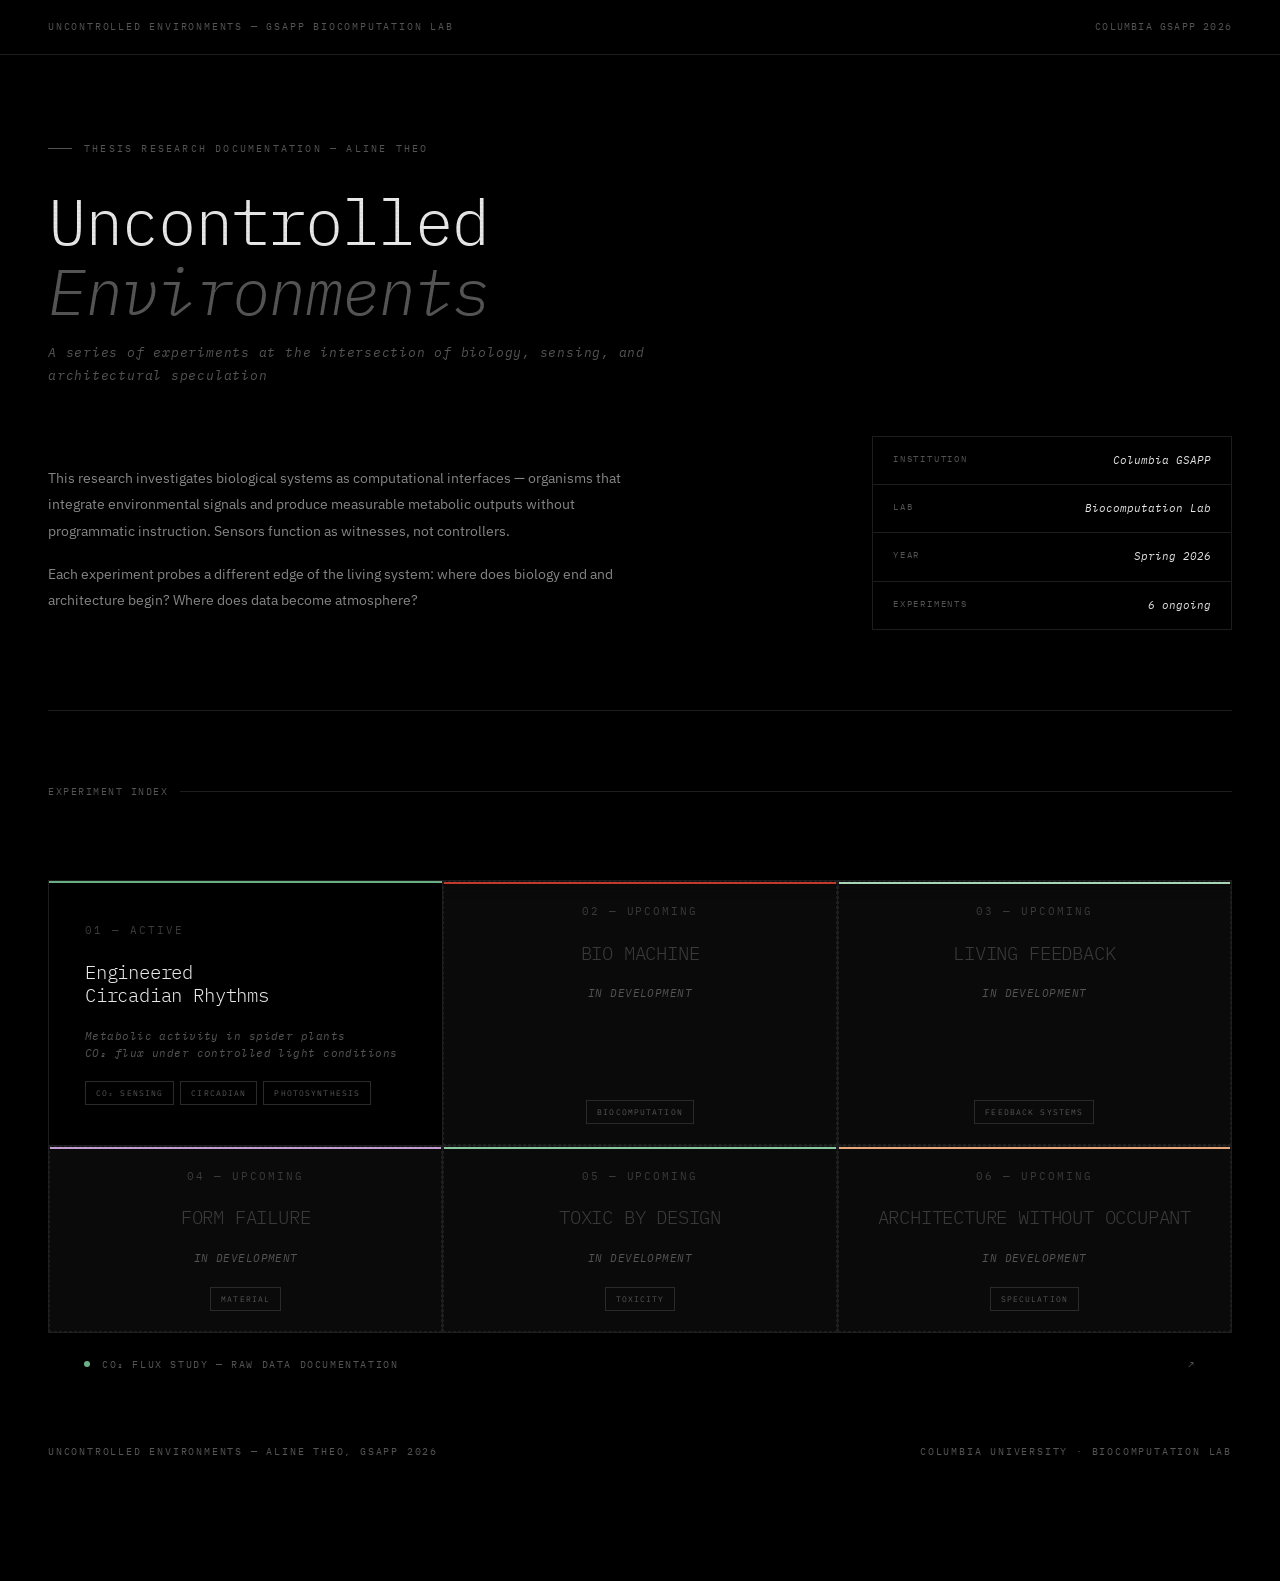
<file: index.html>
<!DOCTYPE html>
<html lang="en">
<head>
  <meta charset="UTF-8">
  <meta name="viewport" content="width=device-width, initial-scale=1.0">
  <title>Uncontrolled Environments — GSAPP Columbia 2026</title>
  <link href="https://fonts.googleapis.com/css2?family=IBM+Plex+Mono:ital,wght@0,300;0,400;0,500;1,300;1,400&family=IBM+Plex+Sans:ital,wght@0,300;0,400;1,300&display=swap" rel="stylesheet">
  <style>
    *, *::before, *::after { box-sizing: border-box; margin: 0; padding: 0; }
    html { scroll-behavior: smooth; }

    :root {
      --bg:      #000000;
      --bg2:     #0a0a0a;
      --bg3:     #111111;
      --border:  #1e1e1e;
      --border2: #2a2a2a;
      --text:    #e8e8e8;
      --dim:     #555555;
      --dim2:    #3a3a3a;
      --mono:    'IBM Plex Mono', monospace;
      --sans:    'IBM Plex Sans', sans-serif;
      --c1: #6ab187;
      --c2: #c0392b;
      --c3: #a8d5b5;
      --c4: #c39bd3;
      --c5: #88c9a0;
      --c6: #e8a87c;
    }

    body {
      background: var(--bg);
      color: var(--text);
      font-family: var(--mono);
      font-size: 13px;
      line-height: 1.75;
      min-height: 100vh;
      overflow-x: hidden;
    }

    /* scanline overlay */
    body::after {
      content: '';
      position: fixed;
      inset: 0;
      background: repeating-linear-gradient(
        0deg,
        rgba(0,0,0,0) 0px, rgba(0,0,0,0) 2px,
        rgba(0,0,0,0.03) 2px, rgba(0,0,0,0.03) 4px
      );
      pointer-events: none;
      z-index: 9999;
    }

    /* ── NAV ── */
    nav {
      position: fixed;
      top: 0; left: 0; right: 0;
      z-index: 100;
      display: flex;
      align-items: center;
      justify-content: space-between;
      padding: 18px 48px;
      border-bottom: 1px solid var(--border);
      background: rgba(0,0,0,0.92);
      backdrop-filter: blur(12px);
    }
    .nav-left {
      font-size: 10px;
      letter-spacing: 0.18em;
      text-transform: uppercase;
      color: var(--dim);
    }
    .nav-right {
      font-size: 10px;
      letter-spacing: 0.12em;
      text-transform: uppercase;
      color: var(--dim);
    }

    /* ── PAGE ── */
    .page {
      max-width: 1280px;
      margin: 0 auto;
      padding: 0 48px 120px;
    }

    /* ── HERO ── */
    .hero {
      padding-top: 140px;
      padding-bottom: 80px;
      border-bottom: 1px solid var(--border);
    }

    .thesis-label {
      font-size: 10px;
      letter-spacing: 0.22em;
      text-transform: uppercase;
      color: var(--dim);
      margin-bottom: 28px;
      display: flex;
      align-items: center;
      gap: 12px;
    }
    .thesis-label::before {
      content: '';
      display: inline-block;
      width: 24px;
      height: 1px;
      background: var(--dim);
    }

    h1 {
      font-family: var(--mono);
      font-size: clamp(32px, 5vw, 64px);
      font-weight: 300;
      line-height: 1.1;
      letter-spacing: -0.02em;
      color: var(--text);
      margin-bottom: 16px;
    }
    h1 em { font-style: italic; color: var(--dim); }

    .hero-sub {
      font-size: 13px;
      color: var(--dim);
      letter-spacing: 0.06em;
      font-style: italic;
      margin-bottom: 48px;
      max-width: 640px;
    }

    .hero-body {
      display: grid;
      grid-template-columns: 1fr 360px;
      gap: 80px;
      align-items: end;
    }

    .hero-description p {
      font-family: var(--sans);
      font-size: 14px;
      color: #888;
      line-height: 1.9;
      max-width: 600px;
      margin-bottom: 16px;
    }

    .hero-meta {
      border: 1px solid var(--border);
    }
    .meta-row {
      display: flex;
      justify-content: space-between;
      padding: 14px 20px;
      border-bottom: 1px solid var(--border);
    }
    .meta-row:last-child { border-bottom: none; }
    .meta-key {
      font-size: 9px;
      letter-spacing: 0.2em;
      text-transform: uppercase;
      color: var(--dim);
    }
    .meta-val {
      font-size: 11px;
      color: var(--text);
      text-align: right;
      font-style: italic;
    }

    /* ── EXPERIMENTS INDEX ── */
    .experiments-header {
      padding: 72px 0 40px;
    }
    .section-label {
      font-size: 10px;
      letter-spacing: 0.15em;
      color: var(--dim);
      text-transform: uppercase;
      display: flex;
      align-items: center;
      gap: 12px;
      margin-bottom: 40px;
    }
    .section-label::after {
      content: '';
      flex: 1;
      height: 1px;
      background: var(--border);
    }

    /* ── EXPERIMENT GRID ── */
    .experiment-grid {
      display: grid;
      grid-template-columns: repeat(3, 1fr);
      gap: 1px;
      background: var(--border);
      border: 1px solid var(--border);
    }

    .experiment-card {
      background: var(--bg);
      padding: 40px 36px;
      display: flex;
      flex-direction: column;
      gap: 20px;
      text-decoration: none;
      color: inherit;
      transition: background 0.2s;
      position: relative;
      overflow: hidden;
    }
    .experiment-card:hover { background: var(--bg3); }
    .experiment-card:hover .card-arrow { opacity: 1; transform: translate(0, 0); }
    .experiment-card:hover .card-index { color: var(--text); }

    .card-accent {
      position: absolute;
      top: 0; left: 0;
      width: 100%;
      height: 2px;
    }

    .card-index {
      font-size: 11px;
      letter-spacing: 0.18em;
      color: var(--dim2);
      text-transform: uppercase;
      transition: color 0.2s;
    }

    .card-title {
      font-size: clamp(15px, 1.5vw, 19px);
      font-weight: 300;
      letter-spacing: -0.01em;
      line-height: 1.25;
      color: var(--text);
    }
    .card-title em { font-style: italic; color: var(--dim); }

    .card-sub {
      font-size: 11px;
      color: var(--dim);
      font-style: italic;
      letter-spacing: 0.04em;
      line-height: 1.5;
    }

    .card-tags {
      display: flex;
      flex-wrap: wrap;
      gap: 6px;
      margin-top: auto;
    }
    .card-tag {
      font-size: 8px;
      letter-spacing: 0.14em;
      text-transform: uppercase;
      padding: 4px 10px;
      border: 1px solid var(--border2);
      color: var(--dim);
    }

    .card-arrow {
      position: absolute;
      bottom: 36px;
      right: 36px;
      font-size: 16px;
      color: var(--dim);
      opacity: 0;
      transform: translate(-4px, 4px);
      transition: opacity 0.2s, transform 0.2s;
    }

    .card-placeholder {
      background: var(--bg2);
      font-size: 9px;
      letter-spacing: 0.14em;
      text-transform: uppercase;
      color: var(--dim2);
      display: flex;
      align-items: center;
      justify-content: center;
      padding: 20px;
      border: 1px dashed var(--border);
      cursor: default;
    }
    .card-placeholder .card-title { color: var(--dim2); }
    .card-placeholder:hover { background: var(--bg2); }

    /* ── DATA LINK ── */
    .data-link-row {
      margin-top: 1px;
      background: var(--border);
    }
    .data-link {
      display: flex;
      align-items: center;
      justify-content: space-between;
      padding: 22px 36px;
      background: var(--bg);
      text-decoration: none;
      color: var(--dim);
      font-size: 10px;
      letter-spacing: 0.16em;
      text-transform: uppercase;
      transition: background 0.2s, color 0.2s;
    }
    .data-link:hover { background: var(--bg3); color: var(--text); }
    .data-link-label { display: flex; align-items: center; gap: 12px; }
    .data-link-label::before {
      content: '';
      width: 6px;
      height: 6px;
      border-radius: 50%;
      background: var(--c1);
      animation: pulse 2s infinite;
    }
    @keyframes pulse {
      0%, 100% { opacity: 1; }
      50%       { opacity: 0.2; }
    }

    /* ── FOOTER ── */
    footer {
      padding: 48px 0 0;
      display: flex;
      align-items: center;
      justify-content: space-between;
    }
    .f-label {
      font-size: 10px;
      letter-spacing: 0.18em;
      text-transform: uppercase;
      color: var(--dim);
    }

    /* ── RESPONSIVE ── */
    @media (max-width: 1000px) {
      .experiment-grid { grid-template-columns: repeat(2, 1fr); }
      .hero-body { grid-template-columns: 1fr; gap: 40px; }
    }
    @media (max-width: 640px) {
      nav { padding: 16px 24px; }
      .page { padding: 0 24px 80px; }
      .experiment-grid { grid-template-columns: 1fr; }
    }
  </style>
</head>
<body>

  <nav>
    <div class="nav-left">Uncontrolled Environments — GSAPP Biocomputation Lab</div>
    <div class="nav-right">Columbia GSAPP 2026</div>
  </nav>

  <div class="page">

    <!-- ── HERO ── -->
    <div class="hero">
      <div class="thesis-label">Thesis Research Documentation — Aline Theo</div>
      <h1>Uncontrolled<br><em>Environments</em></h1>
      <div class="hero-sub">A series of experiments at the intersection of biology, sensing, and architectural speculation</div>

      <div class="hero-body">
        <div class="hero-description">
          <p>This research investigates biological systems as computational interfaces — organisms that integrate environmental signals and produce measurable metabolic outputs without programmatic instruction. Sensors function as witnesses, not controllers.</p>
          <p>Each experiment probes a different edge of the living system: where does biology end and architecture begin? Where does data become atmosphere?</p>
        </div>
        <div class="hero-meta">
          <div class="meta-row">
            <div class="meta-key">Institution</div>
            <div class="meta-val">Columbia GSAPP</div>
          </div>
          <div class="meta-row">
            <div class="meta-key">Lab</div>
            <div class="meta-val">Biocomputation Lab</div>
          </div>
          <div class="meta-row">
            <div class="meta-key">Year</div>
            <div class="meta-val">Spring 2026</div>
          </div>
          <div class="meta-row">
            <div class="meta-key">Experiments</div>
            <div class="meta-val">6 ongoing</div>
          </div>
        </div>
      </div>
    </div>

    <!-- ── EXPERIMENTS ── -->
    <div class="experiments-header">
      <div class="section-label">Experiment Index</div>
    </div>

    <div class="experiment-grid">

      <!-- 01 -->
      <a class="experiment-card" href="experiments/engineered-circadian-rhythms.html">
        <div class="card-accent" style="background: var(--c1);"></div>
        <div class="card-index">01 — Active</div>
        <div class="card-title">Engineered<br>Circadian Rhythms</div>
        <div class="card-sub">Metabolic activity in spider plants<br>CO₂ flux under controlled light conditions</div>
        <div class="card-tags">
          <span class="card-tag">CO₂ Sensing</span>
          <span class="card-tag">Circadian</span>
          <span class="card-tag">Photosynthesis</span>
        </div>
        <span class="card-arrow">↗</span>
      </a>

      <!-- 02 -->
      <a class="experiment-card card-placeholder" href="experiments/bio-machine.html">
        <div class="card-accent" style="background: var(--c2);"></div>
        <div class="card-index">02 — Upcoming</div>
        <div class="card-title">Bio Machine</div>
        <div class="card-sub">In development</div>
        <div class="card-tags">
          <span class="card-tag">Biocomputation</span>
        </div>
        <span class="card-arrow">↗</span>
      </a>

      <!-- 03 -->
      <a class="experiment-card card-placeholder" href="experiments/living-feedback.html">
        <div class="card-accent" style="background: var(--c3);"></div>
        <div class="card-index">03 — Upcoming</div>
        <div class="card-title">Living Feedback</div>
        <div class="card-sub">In development</div>
        <div class="card-tags">
          <span class="card-tag">Feedback Systems</span>
        </div>
        <span class="card-arrow">↗</span>
      </a>

      <!-- 04 -->
      <a class="experiment-card card-placeholder" href="experiments/form-failure.html">
        <div class="card-accent" style="background: var(--c4);"></div>
        <div class="card-index">04 — Upcoming</div>
        <div class="card-title">Form Failure</div>
        <div class="card-sub">In development</div>
        <div class="card-tags">
          <span class="card-tag">Material</span>
        </div>
        <span class="card-arrow">↗</span>
      </a>

      <!-- 05 -->
      <a class="experiment-card card-placeholder" href="experiments/toxic-by-design.html">
        <div class="card-accent" style="background: var(--c5);"></div>
        <div class="card-index">05 — Upcoming</div>
        <div class="card-title">Toxic by Design</div>
        <div class="card-sub">In development</div>
        <div class="card-tags">
          <span class="card-tag">Toxicity</span>
        </div>
        <span class="card-arrow">↗</span>
      </a>

      <!-- 06 -->
      <a class="experiment-card card-placeholder" href="experiments/architecture-without-occupant.html">
        <div class="card-accent" style="background: var(--c6);"></div>
        <div class="card-index">06 — Upcoming</div>
        <div class="card-title">Architecture Without Occupant</div>
        <div class="card-sub">In development</div>
        <div class="card-tags">
          <span class="card-tag">Speculation</span>
        </div>
        <span class="card-arrow">↗</span>
      </a>

    </div>

    <!-- ── DATA LINK ── -->
    <div class="data-link-row">
      <a class="data-link" href="plant-data.html">
        <span class="data-link-label">CO₂ Flux Study — Raw Data Documentation</span>
        <span>↗</span>
      </a>
    </div>

    <!-- ── FOOTER ── -->
    <footer>
      <div class="f-label">Uncontrolled Environments — Aline Theo, GSAPP 2026</div>
      <div class="f-label">Columbia University · Biocomputation Lab</div>
    </footer>

  </div>

</body>
</html>
</file>
